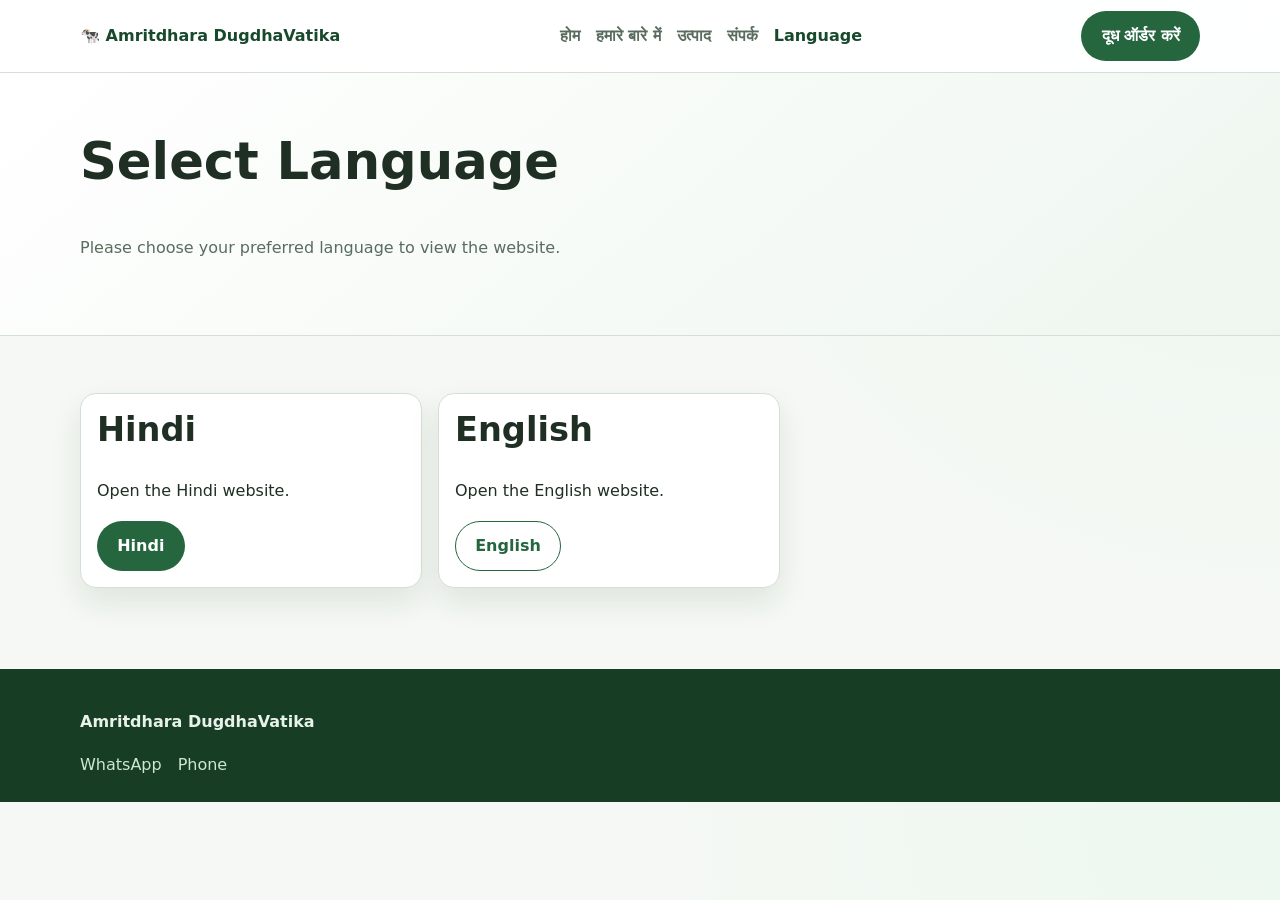
<file: index.html>
<!DOCTYPE html>
<html lang="en">
<head>
  <meta charset="UTF-8" />
  <meta name="viewport" content="width=device-width, initial-scale=1.0" />
  <title>Redirecting to Language Selection</title>
  <meta http-equiv="refresh" content="0; url=language.html" />
  <link rel="canonical" href="language.html" />
</head>
<body>
  <p>Redirecting to <a href="language.html">Language Selection</a>...</p>
</body>
</html>
</file>
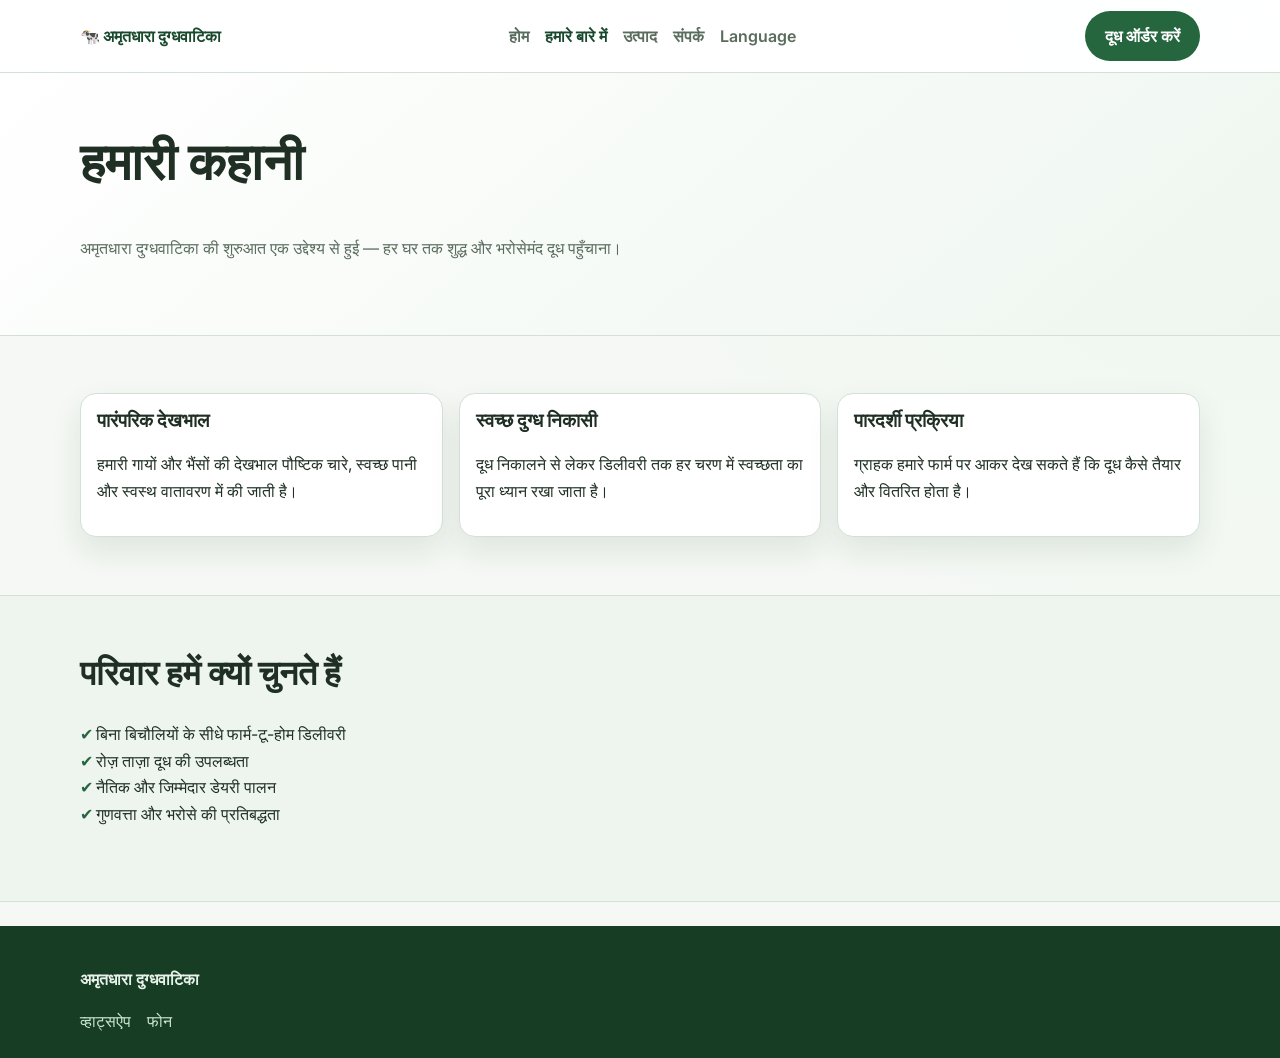
<file: about.html>
<!DOCTYPE html>
<html lang="hi">
<head>
  <meta charset="UTF-8" />
  <meta name="viewport" content="width=device-width, initial-scale=1.0" />
  <title>हमारे बारे में | अमृतधारा दुग्धवाटिका</title>
  <link rel="preconnect" href="https://fonts.googleapis.com" />
  <link rel="preconnect" href="https://fonts.gstatic.com" crossorigin />
  <link href="https://fonts.googleapis.com/css2?family=Inter:wght@400;500;700;800&display=swap" rel="stylesheet" />
  <link rel="stylesheet" href="styles.css" />
</head>
<body>
  <header class="site-header">
    <div class="container nav-wrap">
      <a class="brand" href="home.html">🐄 अमृतधारा दुग्धवाटिका</a>
      <nav class="nav-links">
        <a href="home.html">होम</a>
        <a class="active" href="about.html">हमारे बारे में</a>
        <a href="products.html">उत्पाद</a>
        <a href="contact.html">संपर्क</a>
        <a href="language.html">Language</a>
      </nav>
      <a class="btn btn-primary" href="home.html#subscription-form">दूध ऑर्डर करें</a>
    </div>
  </header>

  <main>
    <section class="section page-hero">
      <div class="container">
        <h1>हमारी कहानी</h1>
        <p class="lead">अमृतधारा दुग्धवाटिका की शुरुआत एक उद्देश्य से हुई — हर घर तक शुद्ध और भरोसेमंद दूध पहुँचाना।</p>
      </div>
    </section>

    <section class="section">
      <div class="container cards">
        <article class="card">
          <h3>पारंपरिक देखभाल</h3>
          <p>हमारी गायों और भैंसों की देखभाल पौष्टिक चारे, स्वच्छ पानी और स्वस्थ वातावरण में की जाती है।</p>
        </article>
        <article class="card">
          <h3>स्वच्छ दुग्ध निकासी</h3>
          <p>दूध निकालने से लेकर डिलीवरी तक हर चरण में स्वच्छता का पूरा ध्यान रखा जाता है।</p>
        </article>
        <article class="card">
          <h3>पारदर्शी प्रक्रिया</h3>
          <p>ग्राहक हमारे फार्म पर आकर देख सकते हैं कि दूध कैसे तैयार और वितरित होता है।</p>
        </article>
      </div>
    </section>

    <section class="section alt">
      <div class="container">
        <h2>परिवार हमें क्यों चुनते हैं</h2>
        <ul class="list-check">
          <li>बिना बिचौलियों के सीधे फार्म-टू-होम डिलीवरी</li>
          <li>रोज़ ताज़ा दूध की उपलब्धता</li>
          <li>नैतिक और जिम्मेदार डेयरी पालन</li>
          <li>गुणवत्ता और भरोसे की प्रतिबद्धता</li>
        </ul>
      </div>
    </section>
  </main>

  <footer class="footer">
    <div class="container">
      <p><strong>अमृतधारा दुग्धवाटिका</strong></p>
      <div class="socials">
        <a href="https://wa.me/919584051815" target="_blank" rel="noopener noreferrer">व्हाट्सऐप</a>
        <a href="tel:+919584051815">फोन</a>
      </div>
    </div>
  </footer>
</body>
</html>
</file>
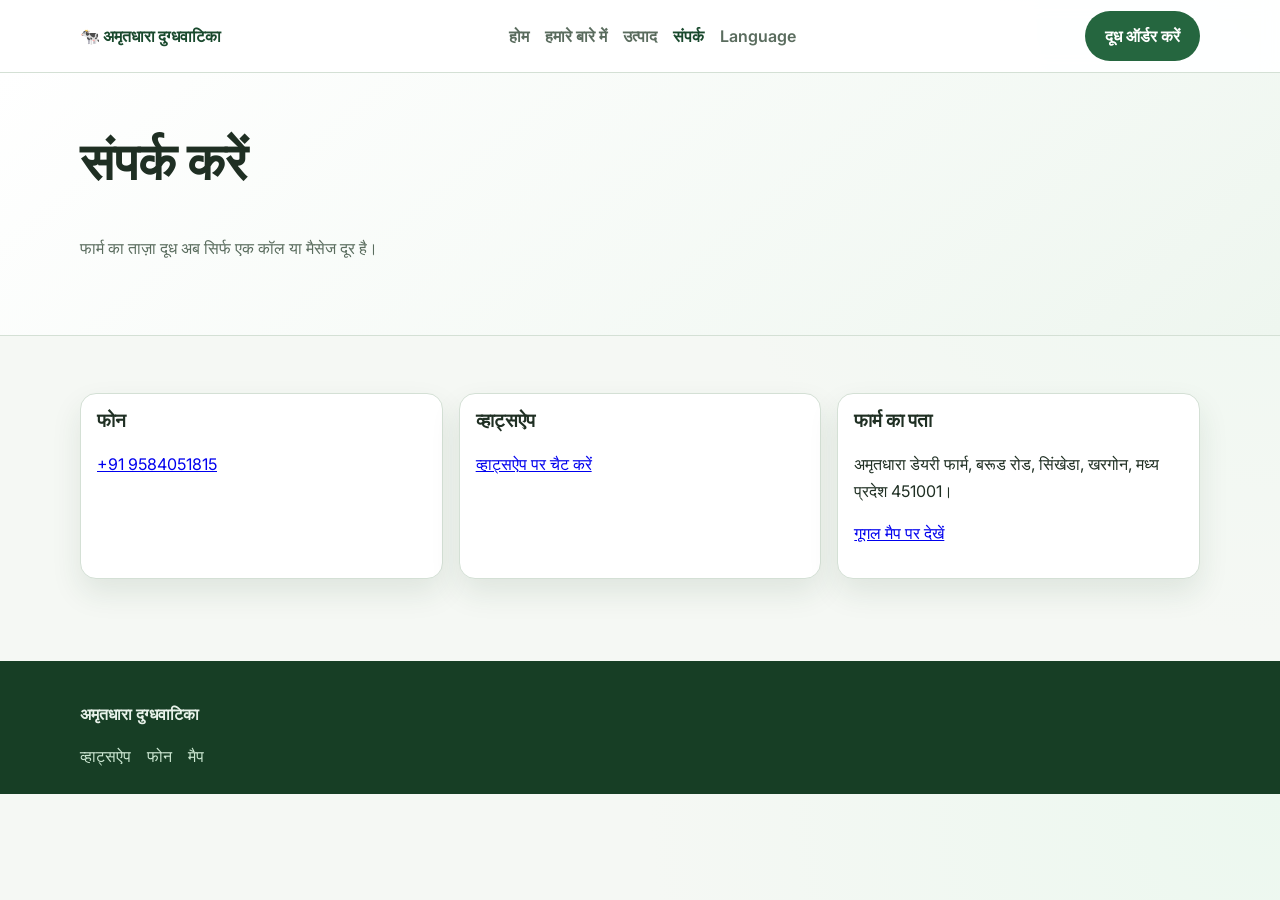
<file: contact.html>
<!DOCTYPE html>
<html lang="hi">
<head>
  <meta charset="UTF-8" />
  <meta name="viewport" content="width=device-width, initial-scale=1.0" />
  <title>संपर्क | अमृतधारा दुग्धवाटिका</title>
  <link rel="preconnect" href="https://fonts.googleapis.com" />
  <link rel="preconnect" href="https://fonts.gstatic.com" crossorigin />
  <link href="https://fonts.googleapis.com/css2?family=Inter:wght@400;500;700;800&display=swap" rel="stylesheet" />
  <link rel="stylesheet" href="styles.css" />
</head>
<body>
  <header class="site-header">
    <div class="container nav-wrap">
      <a class="brand" href="home.html">🐄 अमृतधारा दुग्धवाटिका</a>
      <nav class="nav-links">
        <a href="home.html">होम</a>
        <a href="about.html">हमारे बारे में</a>
        <a href="products.html">उत्पाद</a>
        <a class="active" href="contact.html">संपर्क</a>
        <a href="language.html">Language</a>
      </nav>
      <a class="btn btn-primary" href="home.html#subscription-form">दूध ऑर्डर करें</a>
    </div>
  </header>

  <main>
    <section class="section page-hero">
      <div class="container">
        <h1>संपर्क करें</h1>
        <p class="lead">फार्म का ताज़ा दूध अब सिर्फ एक कॉल या मैसेज दूर है।</p>
      </div>
    </section>

    <section class="section">
      <div class="container cards">
        <article class="card">
          <h3>फोन</h3>
          <p><a href="tel:+919584051815">+91 9584051815</a></p>
        </article>
        <article class="card">
          <h3>व्हाट्सऐप</h3>
          <p><a href="https://wa.me/919584051815" target="_blank" rel="noopener noreferrer">व्हाट्सऐप पर चैट करें</a></p>
        </article>
        <article class="card">
          <h3>फार्म का पता</h3>
          <p>अमृतधारा डेयरी फार्म, बरूड रोड, सिंखेडा, खरगोन, मध्य प्रदेश 451001।</p>
          <p><a href="https://maps.app.goo.gl/zELPRGbYC4CQBDwD8" target="_blank" rel="noopener noreferrer">गूगल मैप पर देखें</a></p>
        </article>
      </div>
    </section>
  </main>

  <footer class="footer">
    <div class="container">
      <p><strong>अमृतधारा दुग्धवाटिका</strong></p>
      <div class="socials">
        <a href="https://wa.me/919584051815" target="_blank" rel="noopener noreferrer">व्हाट्सऐप</a>
        <a href="tel:+919584051815">फोन</a>
        <a href="https://maps.app.goo.gl/zELPRGbYC4CQBDwD8" target="_blank" rel="noopener noreferrer">मैप</a>
      </div>
    </div>
  </footer>
</body>
</html>
</file>
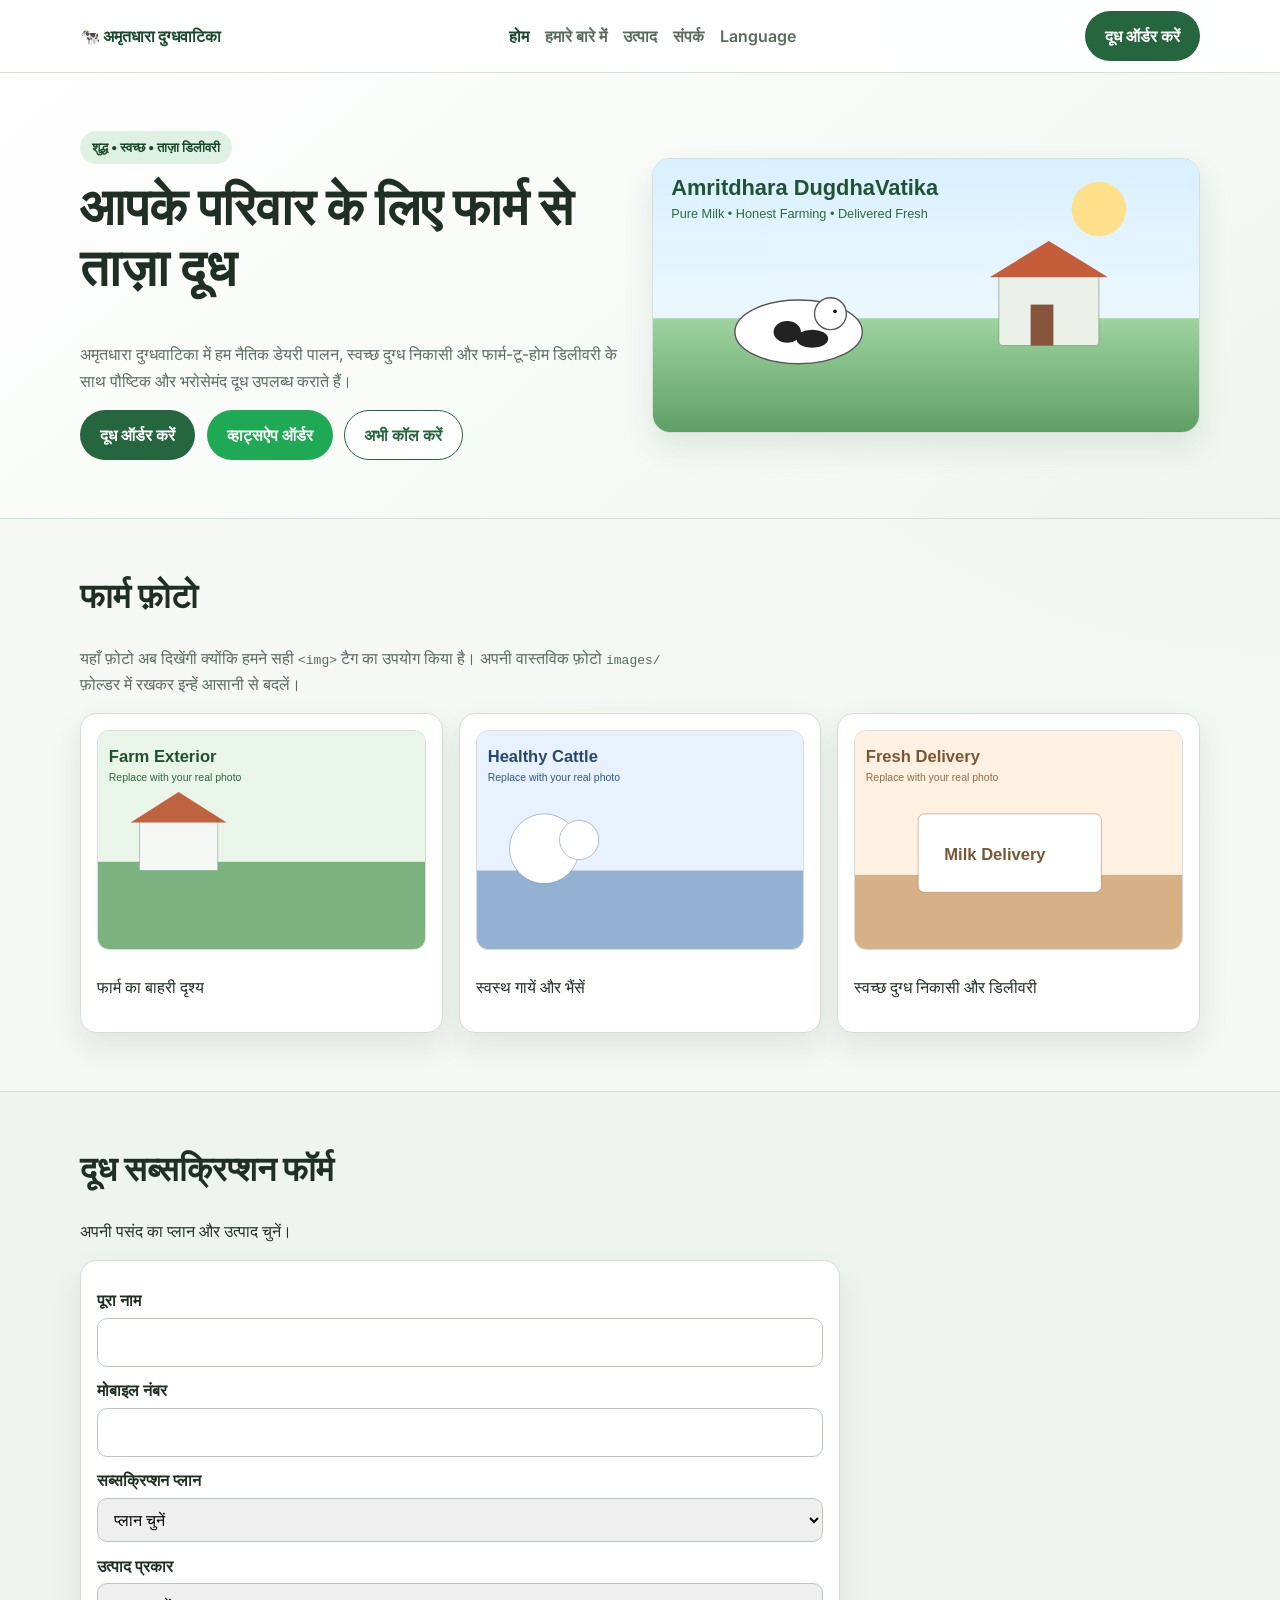
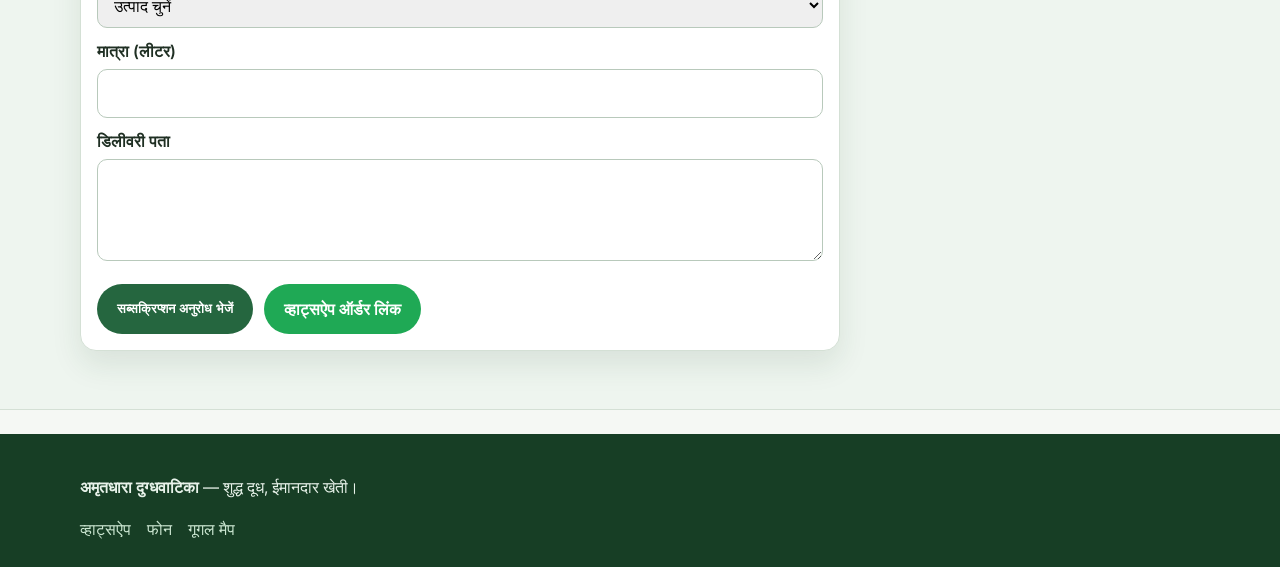
<file: home.html>
<!DOCTYPE html>
<html lang="hi">
<head>
  <meta charset="UTF-8" />
  <meta name="viewport" content="width=device-width, initial-scale=1.0" />
  <title>अमृतधारा दुग्धवाटिका | होम</title>
  <meta name="description" content="अमृतधारा दुग्धवाटिका से शुद्ध, ताज़ा और पौष्टिक दूध सीधे आपके घर तक।" />
  <link rel="preconnect" href="https://fonts.googleapis.com" />
  <link rel="preconnect" href="https://fonts.gstatic.com" crossorigin />
  <link href="https://fonts.googleapis.com/css2?family=Inter:wght@400;500;700;800&display=swap" rel="stylesheet" />
  <link rel="stylesheet" href="styles.css" />
</head>
<body>
  <header class="site-header">
    <div class="container nav-wrap">
      <a class="brand" href="home.html">🐄 अमृतधारा दुग्धवाटिका</a>
      <nav class="nav-links">
        <a class="active" href="home.html">होम</a>
        <a href="about.html">हमारे बारे में</a>
        <a href="products.html">उत्पाद</a>
        <a href="contact.html">संपर्क</a>
        <a href="language.html">Language</a>
      </nav>
      <a class="btn btn-primary" href="#subscription-form">दूध ऑर्डर करें</a>
    </div>
  </header>

  <main>
    <section class="section page-hero" id="home">
      <div class="container hero-grid">
        <div>
          <p class="kicker">शुद्ध • स्वच्छ • ताज़ा डिलीवरी</p>
          <h1>आपके परिवार के लिए फार्म से ताज़ा दूध</h1>
          <p class="lead">अमृतधारा दुग्धवाटिका में हम नैतिक डेयरी पालन, स्वच्छ दुग्ध निकासी और फार्म-टू-होम डिलीवरी के साथ पौष्टिक और भरोसेमंद दूध उपलब्ध कराते हैं।</p>
          <div class="actions">
            <a href="#subscription-form" class="btn btn-primary">दूध ऑर्डर करें</a>
            <a href="https://wa.me/919584051815?text=नमस्ते%20अमृतधारा,%20मुझे%20दूध%20ऑर्डर%20करना%20है" class="btn btn-whatsapp" target="_blank" rel="noopener noreferrer">व्हाट्सऐप ऑर्डर</a>
            <a href="tel:+919584051815" class="btn btn-secondary">अभी कॉल करें</a>
          </div>
        </div>
        <img class="hero-image" src="images/hero-farm.svg" alt="अमृतधारा डेयरी फार्म" />
      </div>
    </section>

    <section class="section" id="farm-photos">
      <div class="container">
        <h2>फार्म फ़ोटो</h2>
        <p class="lead">यहाँ फ़ोटो अब दिखेंगी क्योंकि हमने सही <code>&lt;img&gt;</code> टैग का उपयोग किया है। अपनी वास्तविक फ़ोटो <code>images/</code> फ़ोल्डर में रखकर इन्हें आसानी से बदलें।</p>
        <div class="cards">
          <article class="card">
            <img class="photo" src="images/farm-1.svg" alt="फार्म फोटो 1" />
            <p>फार्म का बाहरी दृश्य</p>
          </article>
          <article class="card">
            <img class="photo" src="images/farm-2.svg" alt="फार्म फोटो 2" />
            <p>स्वस्थ गायें और भैंसें</p>
          </article>
          <article class="card">
            <img class="photo" src="images/farm-3.svg" alt="फार्म फोटो 3" />
            <p>स्वच्छ दुग्ध निकासी और डिलीवरी</p>
          </article>
        </div>
      </div>
    </section>

    <section class="section alt" id="subscription-form">
      <div class="container">
        <h2>दूध सब्सक्रिप्शन फॉर्म</h2>
        <p>अपनी पसंद का प्लान और उत्पाद चुनें।</p>
        <div class="form-card">
          <form action="#" method="post">
            <label for="name">पूरा नाम</label>
            <input id="name" name="name" type="text" required />

            <label for="phone">मोबाइल नंबर</label>
            <input id="phone" name="phone" type="tel" required />

            <label for="plan">सब्सक्रिप्शन प्लान</label>
            <select id="plan" name="plan" required>
              <option value="">प्लान चुनें</option>
              <option>दैनिक दूध डिलीवरी</option>
              <option>एक दिन छोड़कर डिलीवरी</option>
              <option>साप्ताहिक डिलीवरी</option>
              <option>मासिक सब्सक्रिप्शन</option>
            </select>

            <label for="product">उत्पाद प्रकार</label>
            <select id="product" name="product" required>
              <option value="">उत्पाद चुनें</option>
              <option>फार्म फ्रेश दूध</option>
              <option>देसी गाय का A2 दूध</option>
              <option>फार्म फ्रेश घी</option>
            </select>

            <label for="quantity">मात्रा (लीटर)</label>
            <input id="quantity" name="quantity" type="number" min="1" step="1" required />

            <label for="address">डिलीवरी पता</label>
            <textarea id="address" name="address" rows="3" required></textarea>

            <div class="actions">
              <button class="btn btn-primary" type="submit">सब्सक्रिप्शन अनुरोध भेजें</button>
              <a class="btn btn-whatsapp" href="https://wa.me/919584051815?text=नमस्ते%20अमृतधारा,%20मुझे%20दूध%20सब्सक्रिप्शन%20चाहिए" target="_blank" rel="noopener noreferrer">व्हाट्सऐप ऑर्डर लिंक</a>
            </div>
          </form>
        </div>
      </div>
    </section>
  </main>

  <footer class="footer">
    <div class="container">
      <p><strong>अमृतधारा दुग्धवाटिका</strong> — शुद्ध दूध, ईमानदार खेती।</p>
      <div class="socials">
        <a href="https://wa.me/919584051815" target="_blank" rel="noopener noreferrer">व्हाट्सऐप</a>
        <a href="tel:+919584051815">फोन</a>
        <a href="https://maps.app.goo.gl/zELPRGbYC4CQBDwD8" target="_blank" rel="noopener noreferrer">गूगल मैप</a>
      </div>
    </div>
  </footer>
</body>
</html>
</file>
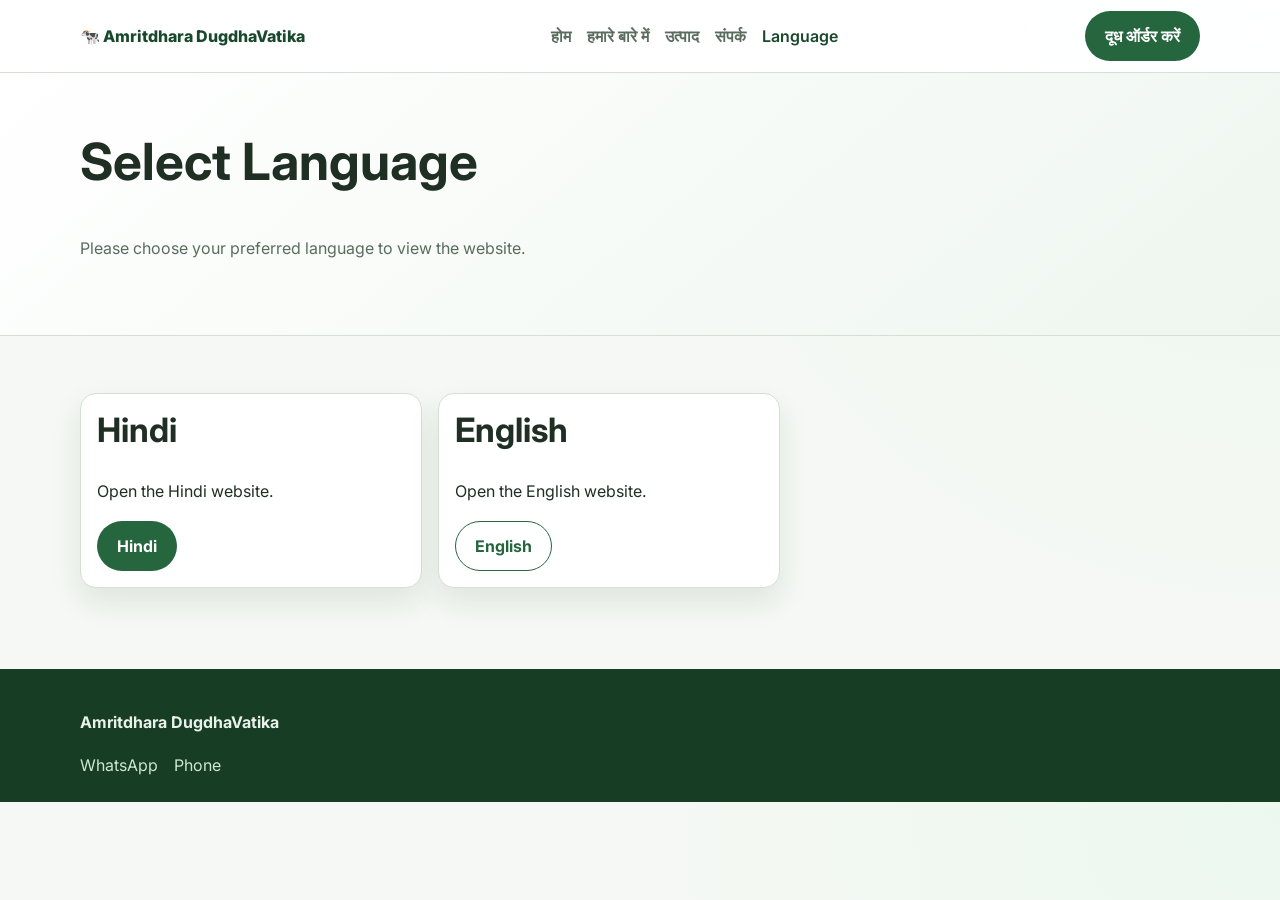
<file: language.html>
<!DOCTYPE html>
<html lang="en">
<head>
  <meta charset="UTF-8" />
  <meta name="viewport" content="width=device-width, initial-scale=1.0" />
  <title>Select Language | Amritdhara DugdhaVatika</title>
  <meta name="description" content="Choose your preferred language for Amritdhara DugdhaVatika website." />
  <link rel="preconnect" href="https://fonts.googleapis.com" />
  <link rel="preconnect" href="https://fonts.gstatic.com" crossorigin />
  <link href="https://fonts.googleapis.com/css2?family=Inter:wght@400;500;700;800&display=swap" rel="stylesheet" />
  <link rel="stylesheet" href="styles.css" />
</head>
<body>
  <header class="site-header">
    <div class="container nav-wrap">
      <a class="brand" href="home.html">🐄 Amritdhara DugdhaVatika</a>
      <nav class="nav-links">
        <a href="home.html">होम</a>
        <a href="about.html">हमारे बारे में</a>
        <a href="products.html">उत्पाद</a>
        <a href="contact.html">संपर्क</a>
        <a class="active" href="language.html">Language</a>
      </nav>
      <a class="btn btn-primary" href="home.html#subscription-form">दूध ऑर्डर करें</a>
    </div>
  </header>

  <main>
    <section class="section page-hero">
      <div class="container">
        <h1>Select Language</h1>
        <p class="lead">Please choose your preferred language to view the website.</p>
      </div>
    </section>

    <section class="section">
      <div class="container">
        <div class="cards" style="max-width:700px;">
          <article class="card">
            <h2>Hindi</h2>
            <p>Open the Hindi website.</p>
            <a class="btn btn-primary" href="home.html">Hindi</a>
          </article>
          <article class="card">
            <h2>English</h2>
            <p>Open the English website.</p>
            <a class="btn btn-secondary" href="https://amritdharadugdhvatikae.netlify.app" target="_blank" rel="noopener noreferrer">English</a>
          </article>
        </div>
      </div>
    </section>
  </main>

  <footer class="footer">
    <div class="container">
      <p><strong>Amritdhara DugdhaVatika</strong></p>
      <div class="socials">
        <a href="https://wa.me/919584051815" target="_blank" rel="noopener noreferrer">WhatsApp</a>
        <a href="tel:+919584051815">Phone</a>
      </div>
    </div>
  </footer>
</body>
</html>
</file>
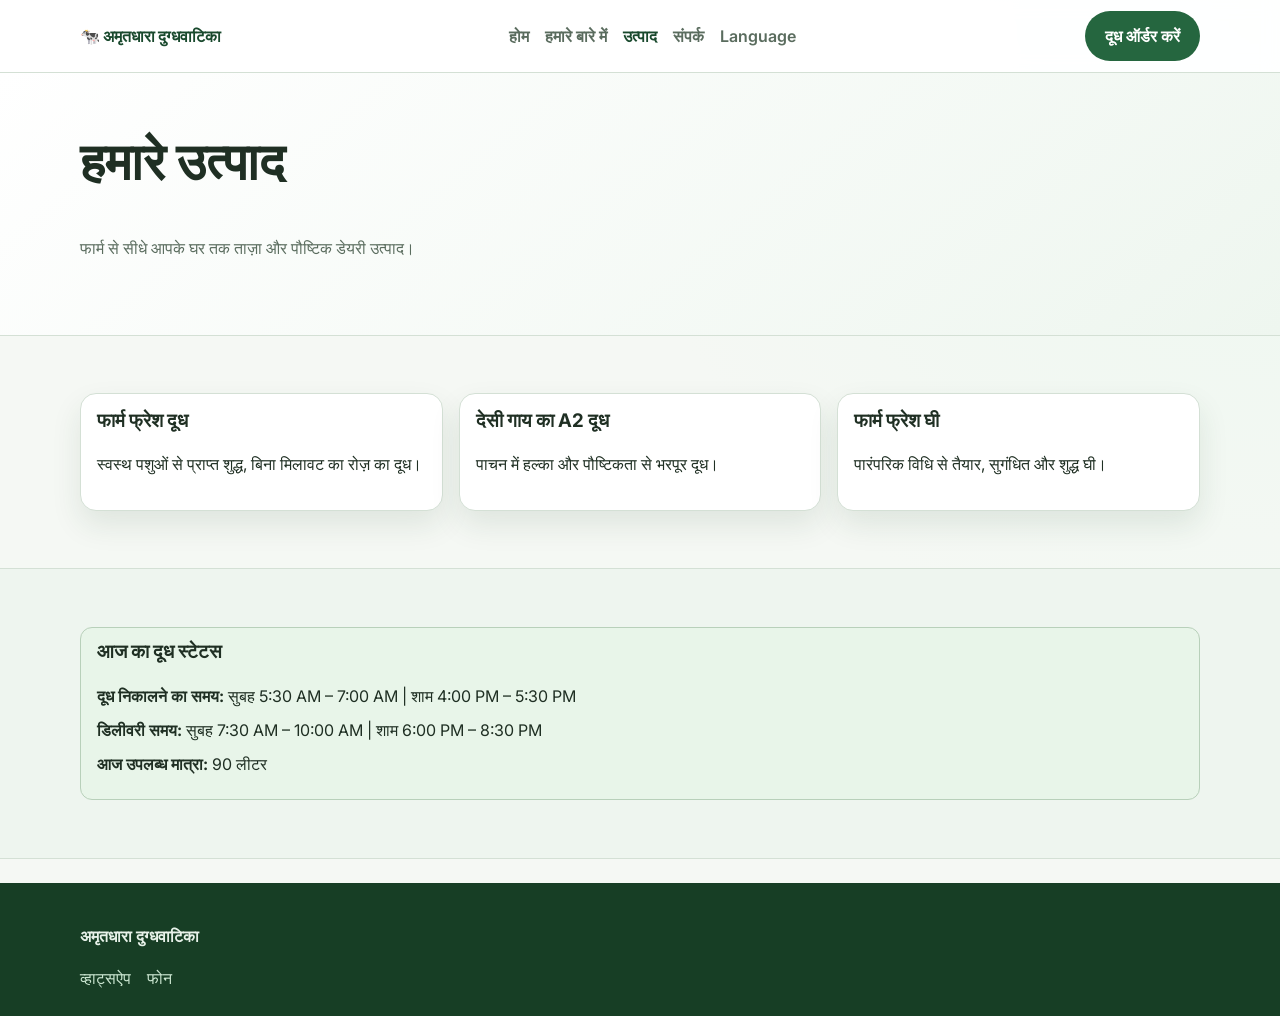
<file: products.html>
<!DOCTYPE html>
<html lang="hi">
<head>
  <meta charset="UTF-8" />
  <meta name="viewport" content="width=device-width, initial-scale=1.0" />
  <title>उत्पाद | अमृतधारा दुग्धवाटिका</title>
  <link rel="preconnect" href="https://fonts.googleapis.com" />
  <link rel="preconnect" href="https://fonts.gstatic.com" crossorigin />
  <link href="https://fonts.googleapis.com/css2?family=Inter:wght@400;500;700;800&display=swap" rel="stylesheet" />
  <link rel="stylesheet" href="styles.css" />
</head>
<body>
  <header class="site-header">
    <div class="container nav-wrap">
      <a class="brand" href="home.html">🐄 अमृतधारा दुग्धवाटिका</a>
      <nav class="nav-links">
        <a href="home.html">होम</a>
        <a href="about.html">हमारे बारे में</a>
        <a class="active" href="products.html">उत्पाद</a>
        <a href="contact.html">संपर्क</a>
        <a href="language.html">Language</a>
      </nav>
      <a class="btn btn-primary" href="home.html#subscription-form">दूध ऑर्डर करें</a>
    </div>
  </header>

  <main>
    <section class="section page-hero">
      <div class="container">
        <h1>हमारे उत्पाद</h1>
        <p class="lead">फार्म से सीधे आपके घर तक ताज़ा और पौष्टिक डेयरी उत्पाद।</p>
      </div>
    </section>

    <section class="section">
      <div class="container cards">
        <article class="card">
          <h3>फार्म फ्रेश दूध</h3>
          <p>स्वस्थ पशुओं से प्राप्त शुद्ध, बिना मिलावट का रोज़ का दूध।</p>
        </article>
        <article class="card">
          <h3>देसी गाय का A2 दूध</h3>
          <p>पाचन में हल्का और पौष्टिकता से भरपूर दूध।</p>
        </article>
        <article class="card">
          <h3>फार्म फ्रेश घी</h3>
          <p>पारंपरिक विधि से तैयार, सुगंधित और शुद्ध घी।</p>
        </article>
      </div>
    </section>

    <section class="section alt">
      <div class="container status-box">
        <h3>आज का दूध स्टेटस</h3>
        <ul class="list-clean">
          <li><strong>दूध निकालने का समय:</strong> सुबह 5:30 AM – 7:00 AM | शाम 4:00 PM – 5:30 PM</li>
          <li><strong>डिलीवरी समय:</strong> सुबह 7:30 AM – 10:00 AM | शाम 6:00 PM – 8:30 PM</li>
          <li><strong>आज उपलब्ध मात्रा:</strong> 90 लीटर</li>
        </ul>
      </div>
    </section>
  </main>

  <footer class="footer">
    <div class="container">
      <p><strong>अमृतधारा दुग्धवाटिका</strong></p>
      <div class="socials">
        <a href="https://wa.me/919584051815" target="_blank" rel="noopener noreferrer">व्हाट्सऐप</a>
        <a href="tel:+919584051815">फोन</a>
      </div>
    </div>
  </footer>
</body>
</html>
</file>
<file: styles.css>
:root {
  --bg: #f5f8f4;
  --surface: #ffffff;
  --surface-alt: #eef5ef;
  --text: #1f2f23;
  --muted: #5a6c5e;
  --primary: #25663f;
  --primary-dark: #19492d;
  --accent: #d39b2b;
  --whatsapp: #1fa955;
  --border: #d4e0d5;
  --shadow: 0 14px 30px rgba(26, 72, 43, 0.1);
}

* { box-sizing: border-box; }
html { scroll-behavior: smooth; }
body {
  margin: 0;
  font-family: "Inter", system-ui, -apple-system, sans-serif;
  line-height: 1.65;
  color: var(--text);
  background: radial-gradient(circle at top right, #ecf8ef, var(--bg) 42%);
}

.container { width: min(1120px, 92vw); margin: 0 auto; }

.site-header {
  position: sticky;
  top: 0;
  z-index: 20;
  background: rgba(255,255,255,0.94);
  backdrop-filter: blur(8px);
  border-bottom: 1px solid var(--border);
}

.nav-wrap {
  min-height: 72px;
  display: flex;
  align-items: center;
  justify-content: space-between;
  gap: 1rem;
}

.brand {
  font-weight: 800;
  text-decoration: none;
  color: var(--primary-dark);
}

.nav-links {
  display: flex;
  gap: 1rem;
  flex-wrap: wrap;
}

.nav-links a {
  text-decoration: none;
  color: var(--muted);
  font-weight: 600;
}

.nav-links a:hover,
.nav-links a.active {
  color: var(--primary-dark);
}

h1,h2,h3 { line-height: 1.2; margin-top: 0; }
h1 { font-size: clamp(2rem, 4vw, 3.3rem); }
h2 { font-size: clamp(1.5rem, 2.7vw, 2.1rem); }

.section { padding: 3.6rem 0; }
.section.alt { background: var(--surface-alt); border-block: 1px solid var(--border); }

.hero-grid {
  display: grid;
  grid-template-columns: 1fr 1fr;
  gap: 1.5rem;
  align-items: center;
}

.kicker {
  display: inline-block;
  background: #dff1e2;
  color: var(--primary-dark);
  border-radius: 999px;
  padding: 0.35rem 0.75rem;
  font-weight: 700;
  font-size: 0.84rem;
  margin: 0 0 0.75rem;
}

.lead { color: var(--muted); max-width: 62ch; }
.hero-image {
  width: 100%;
  border-radius: 18px;
  border: 1px solid var(--border);
  box-shadow: var(--shadow);
}

.actions { display: flex; flex-wrap: wrap; gap: 0.7rem; margin: 1rem 0 0; }
.btn {
  display: inline-flex;
  align-items: center;
  justify-content: center;
  border-radius: 999px;
  border: 1px solid transparent;
  text-decoration: none;
  font-weight: 700;
  padding: 0.68rem 1.2rem;
}
.btn-primary { background: var(--primary); color: #fff; }
.btn-primary:hover { background: var(--primary-dark); }
.btn-secondary { background: #fff; border-color: var(--primary); color: var(--primary); }
.btn-whatsapp { background: var(--whatsapp); color: #fff; }

.cards {
  display: grid;
  grid-template-columns: repeat(auto-fit, minmax(220px, 1fr));
  gap: 1rem;
}
.card {
  background: var(--surface);
  border: 1px solid var(--border);
  border-radius: 16px;
  padding: 1rem;
  box-shadow: var(--shadow);
}

.photo {
  width: 100%;
  height: 220px;
  object-fit: cover;
  border-radius: 12px;
  border: 1px solid var(--border);
}

.list-clean { list-style: none; padding: 0; margin: 0; }
.list-clean li { margin-bottom: 0.5rem; }
.list-check { list-style: none; padding: 0; }
.list-check li::before { content: "✔ "; color: var(--primary); font-weight: 800; }

.status-box {
  background: #e8f5e9;
  border: 1px solid #b8d0ba;
  border-radius: 12px;
  padding: 0.85rem 1rem;
}

.form-card {
  background: var(--surface);
  border: 1px solid var(--border);
  border-radius: 16px;
  box-shadow: var(--shadow);
  padding: 1rem;
  max-width: 760px;
}

label { font-weight: 600; display: block; margin-top: 0.65rem; }
input, select, textarea {
  width: 100%;
  margin-top: 0.25rem;
  border: 1px solid #b8c9bb;
  border-radius: 10px;
  padding: 0.65rem 0.75rem;
  font: inherit;
}

.page-hero {
  background: linear-gradient(140deg, #ffffff, #eef6ef);
  border-bottom: 1px solid var(--border);
}

.footer {
  background: #173e25;
  color: #e8f2ea;
  padding: 1.5rem 0;
  margin-top: 1.5rem;
}
.footer a { color: #cce7d2; text-decoration: none; }
.socials { display: flex; gap: 1rem; flex-wrap: wrap; }

@media (max-width: 860px) {
  .hero-grid { grid-template-columns: 1fr; }
}

@media (max-width: 680px) {
  .nav-links { display: none; }
  .section { padding: 2.8rem 0; }
}
</file>
